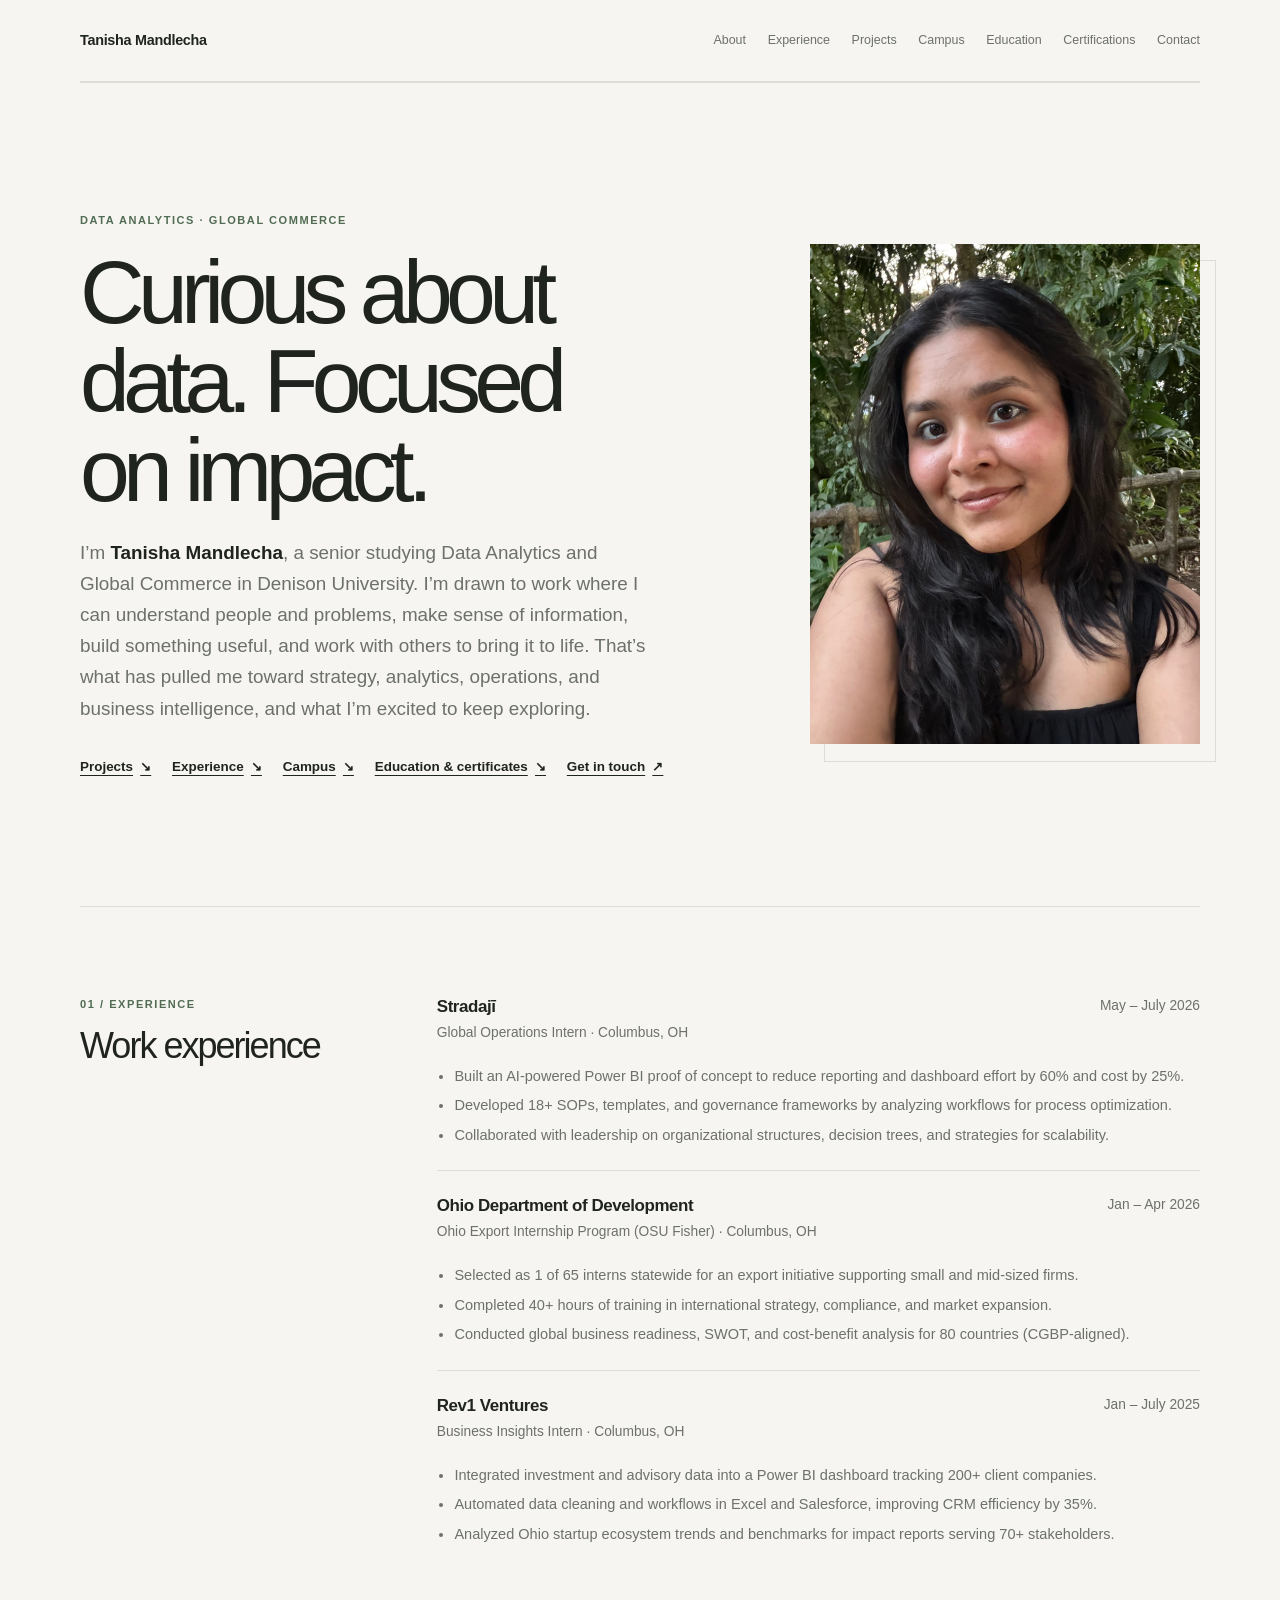
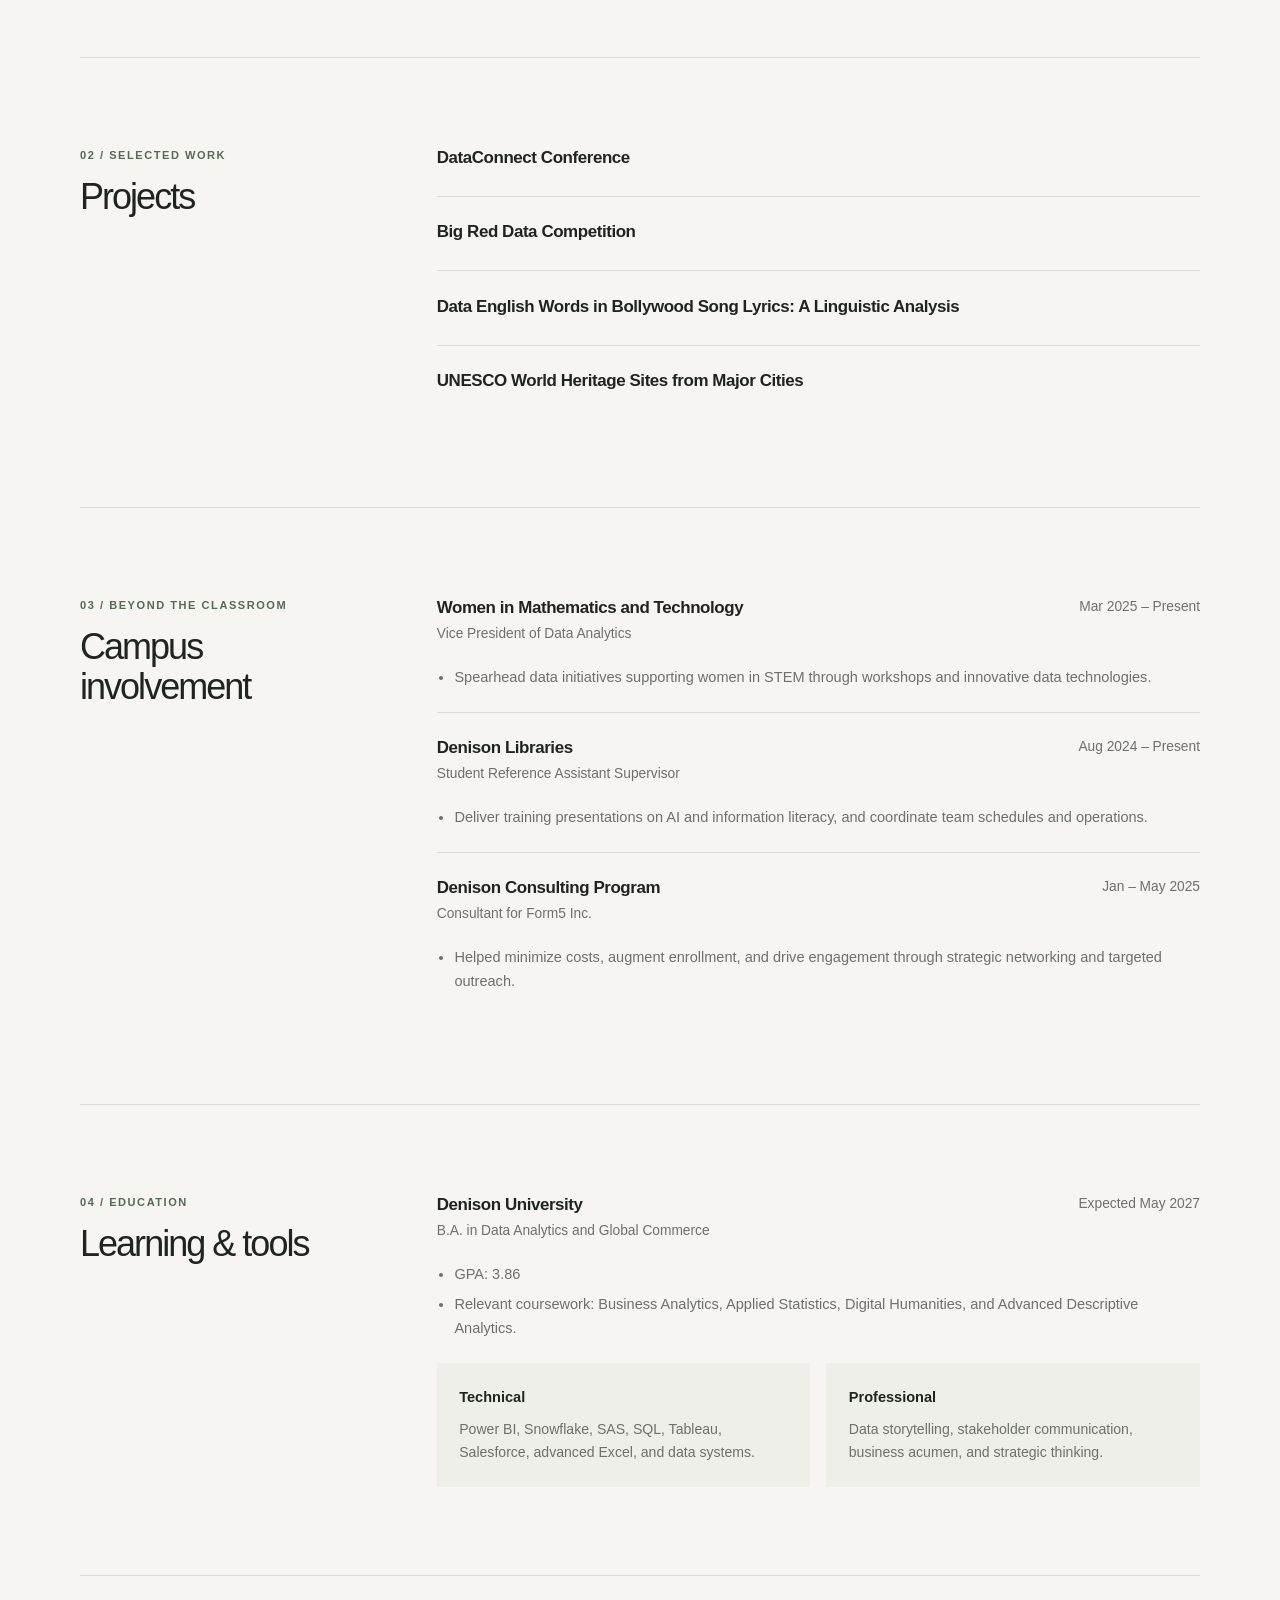
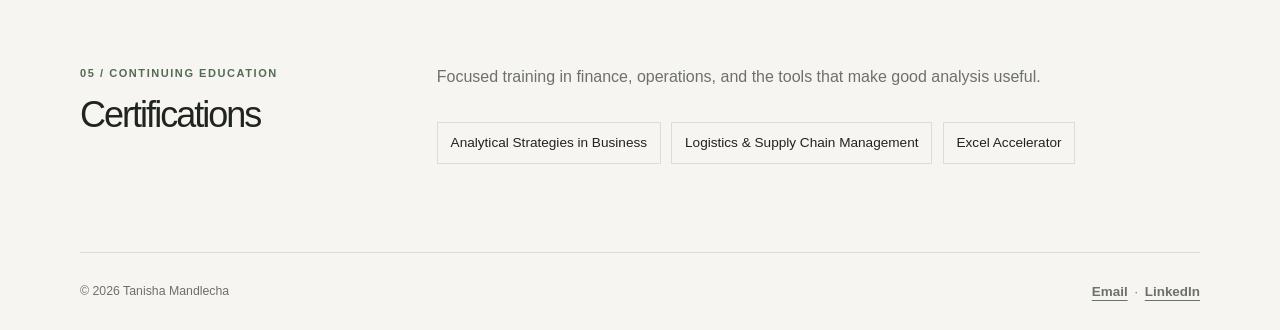
<file: index.html>
<!doctype html>
<html lang="en">
  <head>
    <meta charset="utf-8">
    <meta name="viewport" content="width=device-width, initial-scale=1">
    <meta
      name="description"
      content="Tanisha Mandlecha is a Data Analytics and Global Commerce student at Denison University, interested in turning data into practical, global insight."
    >
    <meta name="theme-color" content="#f6f5f1">
    <title>Tanisha Mandlecha — Data &amp; Global Commerce</title>
    <style>
      :root {
        color-scheme: light;
        --paper: #f6f5f1;
        --ink: #20241f;
        --muted: #6d716a;
        --line: #dcded6;
        --accent: #526c54;
        --surface: #eeefe9;
        --page-width: 1120px;
      }

      * {
        box-sizing: border-box;
      }

      html {
        scroll-behavior: smooth;
        scroll-padding-top: 6rem;
      }

      body {
        margin: 0;
        background: var(--paper);
        color: var(--ink);
        font-family: "Helvetica Neue", Helvetica, Arial, sans-serif;
        font-size: 16px;
        line-height: 1.65;
        -webkit-font-smoothing: antialiased;
      }

      a {
        color: inherit;
      }

      a:focus-visible {
        outline: 2px solid var(--accent);
        outline-offset: 4px;
      }

      .page-shell {
        width: min(var(--page-width), calc(100% - 3rem));
        margin-inline: auto;
      }

      .site-header {
        display: flex;
        align-items: center;
        justify-content: space-between;
        gap: 2rem;
        min-height: 82px;
        border-bottom: 1px solid var(--line);
      }

      .wordmark {
        flex: 0 0 auto;
        font-size: 0.9rem;
        font-weight: 650;
        letter-spacing: -0.02em;
        text-decoration: none;
      }

      .site-nav {
        display: flex;
        flex-wrap: wrap;
        justify-content: flex-end;
        gap: 0.4rem 1.35rem;
      }

      .site-nav a {
        color: var(--muted);
        font-size: 0.78rem;
        text-decoration: none;
        transition: color 160ms ease;
      }

      .site-nav a:hover,
      .text-link:hover {
        color: var(--accent);
      }

      .hero {
        display: grid;
        grid-template-columns: minmax(0, 1fr) minmax(250px, 0.72fr);
        align-items: center;
        gap: clamp(3rem, 9vw, 8rem);
        min-height: calc(100svh - 82px);
        padding-block: clamp(4.5rem, 10vw, 8.5rem);
      }

      .eyebrow,
      .section-number,
      .item-meta {
        color: var(--accent);
        font-size: 0.69rem;
        font-weight: 700;
        letter-spacing: 0.14em;
        text-transform: uppercase;
      }

      .eyebrow {
        margin: 0 0 1.2rem;
      }

      h1,
      h2,
      h3,
      p {
        margin-top: 0;
      }

      h1 {
        max-width: 620px;
        margin-bottom: 1.4rem;
        font-size: clamp(3rem, 7vw, 5.8rem);
        font-weight: 500;
        letter-spacing: -0.075em;
        line-height: 0.99;
      }

      .hero-copy {
        max-width: 570px;
        color: var(--muted);
        font-size: clamp(1.02rem, 1.7vw, 1.18rem);
      }

      .hero-copy strong {
        color: var(--ink);
        font-weight: 550;
      }

      .hero-links {
        display: flex;
        flex-wrap: wrap;
        gap: 1.3rem;
        margin-top: 2rem;
      }

      .text-link {
        display: inline-flex;
        align-items: center;
        gap: 0.45rem;
        font-size: 0.84rem;
        font-weight: 650;
        text-decoration-thickness: 1px;
        text-underline-offset: 4px;
        transition: color 160ms ease;
      }

      .portrait-wrap {
        position: relative;
        max-width: 390px;
        justify-self: end;
      }

      .portrait-wrap::before {
        position: absolute;
        z-index: -1;
        top: 1rem;
        right: -1rem;
        width: 100%;
        height: 100%;
        border: 1px solid var(--line);
        content: "";
      }

      .portrait {
        display: block;
        width: 100%;
        max-height: 500px;
        aspect-ratio: 4 / 5;
        object-fit: cover;
        object-position: center 38%;
      }

      main section {
        border-top: 1px solid var(--line);
      }

      .content-section {
        display: grid;
        grid-template-columns: minmax(150px, 0.55fr) minmax(0, 1.65fr);
        gap: clamp(2rem, 8vw, 7rem);
        padding-block: clamp(3rem, 7vw, 5.5rem);
      }

      .section-heading {
        position: sticky;
        top: 2rem;
        align-self: start;
      }

      .section-number {
        display: block;
        margin-bottom: 0.8rem;
      }

      .section-heading h2 {
        margin-bottom: 0;
        font-size: clamp(1.65rem, 3vw, 2.25rem);
        font-weight: 500;
        letter-spacing: -0.055em;
        line-height: 1.12;
      }

      .section-body > :last-child {
        margin-bottom: 0;
      }

      .section-intro {
        max-width: 650px;
        margin-bottom: 2rem;
        color: var(--muted);
      }

      .entry-list {
        display: grid;
        gap: 0;
      }

      .entry {
        display: grid;
        grid-template-columns: minmax(0, 1fr) auto;
        gap: 0.5rem 2rem;
        padding-block: 1.45rem;
        border-top: 1px solid var(--line);
      }

      .entry:first-child {
        padding-top: 0;
        border-top: 0;
      }

      .entry h3 {
        margin-bottom: 0.2rem;
        font-size: 1.06rem;
        font-weight: 600;
        letter-spacing: -0.025em;
        line-height: 1.4;
      }

      .project-title {
        text-decoration: none;
        text-decoration-thickness: 1px;
        text-underline-offset: 4px;
      }

      .project-title:hover {
        color: var(--accent);
        text-decoration: underline;
      }

      .entry-subtitle,
      .entry-date {
        margin-bottom: 0;
        color: var(--muted);
        font-size: 0.86rem;
      }

      .entry-date {
        text-align: right;
        white-space: nowrap;
      }

      .entry-points {
        grid-column: 1 / -1;
        margin: 0.7rem 0 0;
        padding-left: 1.1rem;
        color: var(--muted);
        font-size: 0.91rem;
      }

      .entry-points li + li {
        margin-top: 0.35rem;
      }

      .skills-grid {
        display: grid;
        grid-template-columns: repeat(2, minmax(0, 1fr));
        gap: 1rem;
      }

      .skill-group {
        padding: 1.4rem;
        background: var(--surface);
      }

      .skill-group h3 {
        margin-bottom: 0.55rem;
        font-size: 0.91rem;
        font-weight: 650;
      }

      .skill-group p {
        margin-bottom: 0;
        color: var(--muted);
        font-size: 0.88rem;
      }

      .cert-list {
        display: flex;
        flex-wrap: wrap;
        gap: 0.65rem;
        margin: 0;
        padding: 0;
        list-style: none;
      }

      .cert-list li {
        padding: 0.55rem 0.8rem;
        border: 1px solid var(--line);
        font-size: 0.85rem;
      }

      .cert-list a {
        text-decoration: none;
        text-decoration-thickness: 1px;
        text-underline-offset: 3px;
      }

      .cert-list a:hover {
        color: var(--accent);
        text-decoration: underline;
      }

      .site-footer {
        display: flex;
        justify-content: space-between;
        gap: 1.5rem;
        padding-block: 1.7rem;
        border-top: 1px solid var(--line);
        color: var(--muted);
        font-size: 0.77rem;
      }

      .site-footer p {
        margin-bottom: 0;
      }

      @media (max-width: 760px) {
        .site-header {
          align-items: flex-start;
          flex-direction: column;
          gap: 0.8rem;
          padding-block: 1.1rem;
        }

        .site-nav {
          justify-content: flex-start;
          gap: 0.35rem 1rem;
        }

        .hero {
          grid-template-columns: minmax(0, 1fr) minmax(160px, 0.7fr);
          gap: 2rem;
        }

        .content-section {
          grid-template-columns: 1fr;
          gap: 1.5rem;
        }

        .section-heading {
          position: static;
        }
      }

      @media (max-width: 520px) {
        .page-shell {
          width: min(100% - 2rem, var(--page-width));
        }

        .hero {
          grid-template-columns: 1fr;
          gap: 2.5rem;
          padding-block: 3.75rem;
        }

        .portrait-wrap {
          width: min(78%, 300px);
          justify-self: start;
          margin-left: 0.35rem;
        }

        .entry {
          grid-template-columns: 1fr;
          gap: 0.2rem;
        }

        .entry-date {
          text-align: left;
        }

        .entry-points {
          grid-column: auto;
        }

        .skills-grid {
          grid-template-columns: 1fr;
        }

        .site-footer {
          flex-direction: column;
          gap: 0.4rem;
        }
      }

      @media (prefers-reduced-motion: reduce) {
        html {
          scroll-behavior: auto;
        }

        *,
        *::before,
        *::after {
          transition-duration: 0.01ms !important;
        }
      }
    </style>
  </head>
  <body>
    <div class="page-shell">
      <header class="site-header">
        <a class="wordmark" href="#top">Tanisha Mandlecha</a>
        <nav class="site-nav" aria-label="Main navigation">
          <a href="#about">About</a>
          <a href="#experience">Experience</a>
          <a href="#projects">Projects</a>
          <a href="#campus">Campus</a>
          <a href="#education">Education</a>
          <a href="#certifications">Certifications</a>
          <a href="#contact">Contact</a>
        </nav>
      </header>

      <main id="top">
        <section class="hero" id="about" aria-labelledby="intro-title">
          <div>
            <p class="eyebrow">Data analytics · Global commerce</p>
            <h1 id="intro-title">Curious about data. Focused on impact.</h1>
            <p class="hero-copy">
              I’m <strong>Tanisha Mandlecha</strong>, a senior studying Data Analytics and Global Commerce in Denison University.
              I’m drawn to work where I can understand people and problems, make sense of information, build something useful, and work with others to bring it to life. That’s what has pulled me toward strategy, analytics, operations, and business intelligence, and what I’m excited to keep exploring.
            </p>
            <div class="hero-links">
              <a class="text-link" href="#projects">Projects <span aria-hidden="true">↘</span></a>
              <a class="text-link" href="#experience">Experience <span aria-hidden="true">↘</span></a>
              <a class="text-link" href="#campus">Campus <span aria-hidden="true">↘</span></a>
              <a class="text-link" href="#education">Education &amp; certificates <span aria-hidden="true">↘</span></a>
              <a class="text-link" href="mailto:mandle_t1@denison.edu">Get in touch <span aria-hidden="true">↗</span></a>
            </div>
          </div>
          <div class="portrait-wrap">
            <img
              class="portrait"
              src="assets/IMG_5305.png"
              alt="Portrait of Tanisha Mandlecha"
              width="768"
              height="1024"
            >
          </div>
        </section>

        <section class="content-section" id="experience" aria-labelledby="experience-title">
          <div class="section-heading">
            <span class="section-number">01 / Experience</span>
            <h2 id="experience-title">Work experience</h2>
          </div>
          <div class="section-body entry-list">
            <article class="entry">
              <div>
                <h3>Stradajī</h3>
                <p class="entry-subtitle">Global Operations Intern · Columbus, OH</p>
              </div>
              <p class="entry-date">May – July 2026</p>
              <ul class="entry-points">
                <li>Built an AI-powered Power BI proof of concept to reduce reporting and dashboard effort by 60% and cost by 25%.</li>
                <li>Developed 18+ SOPs, templates, and governance frameworks by analyzing workflows for process optimization.</li>
                <li>Collaborated with leadership on organizational structures, decision trees, and strategies for scalability.</li>
              </ul>
            </article>
            <article class="entry">
              <div>
                <h3>Ohio Department of Development</h3>
                <p class="entry-subtitle">Ohio Export Internship Program (OSU Fisher) · Columbus, OH</p>
              </div>
              <p class="entry-date">Jan – Apr 2026</p>
              <ul class="entry-points">
                <li>Selected as 1 of 65 interns statewide for an export initiative supporting small and mid-sized firms.</li>
                <li>Completed 40+ hours of training in international strategy, compliance, and market expansion.</li>
                <li>Conducted global business readiness, SWOT, and cost-benefit analysis for 80 countries (CGBP-aligned).</li>
              </ul>
            </article>
            <article class="entry">
              <div>
                <h3>Rev1 Ventures</h3>
                <p class="entry-subtitle">Business Insights Intern · Columbus, OH</p>
              </div>
              <p class="entry-date">Jan – July 2025</p>
              <ul class="entry-points">
                <li>Integrated investment and advisory data into a Power BI dashboard tracking 200+ client companies.</li>
                <li>Automated data cleaning and workflows in Excel and Salesforce, improving CRM efficiency by 35%.</li>
                <li>Analyzed Ohio startup ecosystem trends and benchmarks for impact reports serving 70+ stakeholders.</li>
              </ul>
            </article>
          </div>
        </section>

        <section class="content-section" id="projects" aria-labelledby="projects-title">
          <div class="section-heading">
            <span class="section-number">02 / Selected work</span>
            <h2 id="projects-title">Projects</h2>
          </div>
          <div class="section-body entry-list">
            <article class="entry">
              <h3><a class="project-title" href="https://humandevelopmentindex.my.canva.site" target="_blank" rel="noopener noreferrer">DataConnect Conference</a></h3>
            </article>
            <article class="entry">
              <h3><a class="project-title" href="assets/projects/brdc-the-outliers.pdf" target="_blank" rel="noopener noreferrer">Big Red Data Competition</a></h3>
            </article>
            <article class="entry">
              <h3><a class="project-title" href="assets/projects/english-words-in-bollywood-song-lyrics.pdf" target="_blank" rel="noopener noreferrer">Data English Words in Bollywood Song Lyrics: A Linguistic Analysis</a></h3>
            </article>
            <article class="entry">
              <h3><a class="project-title" href="assets/projects/unesco-world-heritage-sites.pdf" target="_blank" rel="noopener noreferrer">UNESCO World Heritage Sites from Major Cities</a></h3>
            </article>
          </div>
        </section>

        <section class="content-section" id="campus" aria-labelledby="campus-title">
          <div class="section-heading">
            <span class="section-number">03 / Beyond the classroom</span>
            <h2 id="campus-title">Campus involvement</h2>
          </div>
          <div class="section-body entry-list">
            <article class="entry">
              <div>
                <h3>Women in Mathematics and Technology</h3>
                <p class="entry-subtitle">Vice President of Data Analytics</p>
              </div>
              <p class="entry-date">Mar 2025 – Present</p>
              <ul class="entry-points">
                <li>Spearhead data initiatives supporting women in STEM through workshops and innovative data technologies.</li>
              </ul>
            </article>
            <article class="entry">
              <div>
                <h3>Denison Libraries</h3>
                <p class="entry-subtitle">Student Reference Assistant Supervisor</p>
              </div>
              <p class="entry-date">Aug 2024 – Present</p>
              <ul class="entry-points">
                <li>Deliver training presentations on AI and information literacy, and coordinate team schedules and operations.</li>
              </ul>
            </article>
            <article class="entry">
              <div>
                <h3>Denison Consulting Program</h3>
                <p class="entry-subtitle">Consultant for Form5 Inc.</p>
              </div>
              <p class="entry-date">Jan – May 2025</p>
              <ul class="entry-points">
                <li>Helped minimize costs, augment enrollment, and drive engagement through strategic networking and targeted outreach.</li>
              </ul>
            </article>
          </div>
        </section>

        <section class="content-section" id="education" aria-labelledby="education-title">
          <div class="section-heading">
            <span class="section-number">04 / Education</span>
            <h2 id="education-title">Learning &amp; tools</h2>
          </div>
          <div class="section-body">
            <article class="entry">
              <div>
                <h3>Denison University</h3>
                <p class="entry-subtitle">B.A. in Data Analytics and Global Commerce</p>
              </div>
              <p class="entry-date">Expected May 2027</p>
              <ul class="entry-points">
                <li>GPA: 3.86</li>
                <li>Relevant coursework: Business Analytics, Applied Statistics, Digital Humanities, and Advanced Descriptive Analytics.</li>
              </ul>
            </article>
            <div class="skills-grid">
              <div class="skill-group">
                <h3>Technical</h3>
                <p>Power BI, Snowflake, SAS, SQL, Tableau, Salesforce, advanced Excel, and data systems.</p>
              </div>
              <div class="skill-group">
                <h3>Professional</h3>
                <p>Data storytelling, stakeholder communication, business acumen, and strategic thinking.</p>
              </div>
            </div>
          </div>
        </section>

        <section class="content-section" id="certifications" aria-labelledby="certifications-title">
          <div class="section-heading">
            <span class="section-number">05 / Continuing education</span>
            <h2 id="certifications-title">Certifications</h2>
          </div>
          <div class="section-body">
            <p class="section-intro">Focused training in finance, operations, and the tools that make good analysis useful.</p>
            <ul class="cert-list">
              <li><a href="https://www.credly.com/badges/1b2c7726-f250-47c3-82a3-4aef3254e398/linked_in_profile" target="_blank" rel="noopener noreferrer">Analytical Strategies in Business</a></li>
              <li><a href="https://www.credly.com/badges/4f9e0be9-8eb9-40f9-ad3c-cdd415c2baa3/linked_in_profile" target="_blank" rel="noopener noreferrer">Logistics &amp; Supply Chain Management</a></li>
              <li><a href="https://www.credly.com/badges/0790d3e1-f027-405f-98ce-2f86f7bd5029/linked_in_profile" target="_blank" rel="noopener noreferrer">Excel Accelerator</a></li>
            </ul>
          </div>
        </section>
      </main>

      <footer class="site-footer" id="contact">
        <p>© 2026 Tanisha Mandlecha</p>
        <p>
          <a class="text-link" href="mailto:mandle_t1@denison.edu">Email</a>
          &nbsp;·&nbsp;
          <a class="text-link" href="https://www.linkedin.com/in/tanishamandlecha">LinkedIn</a>
        </p>
      </footer>
    </div>
  </body>
</html>
</file>
